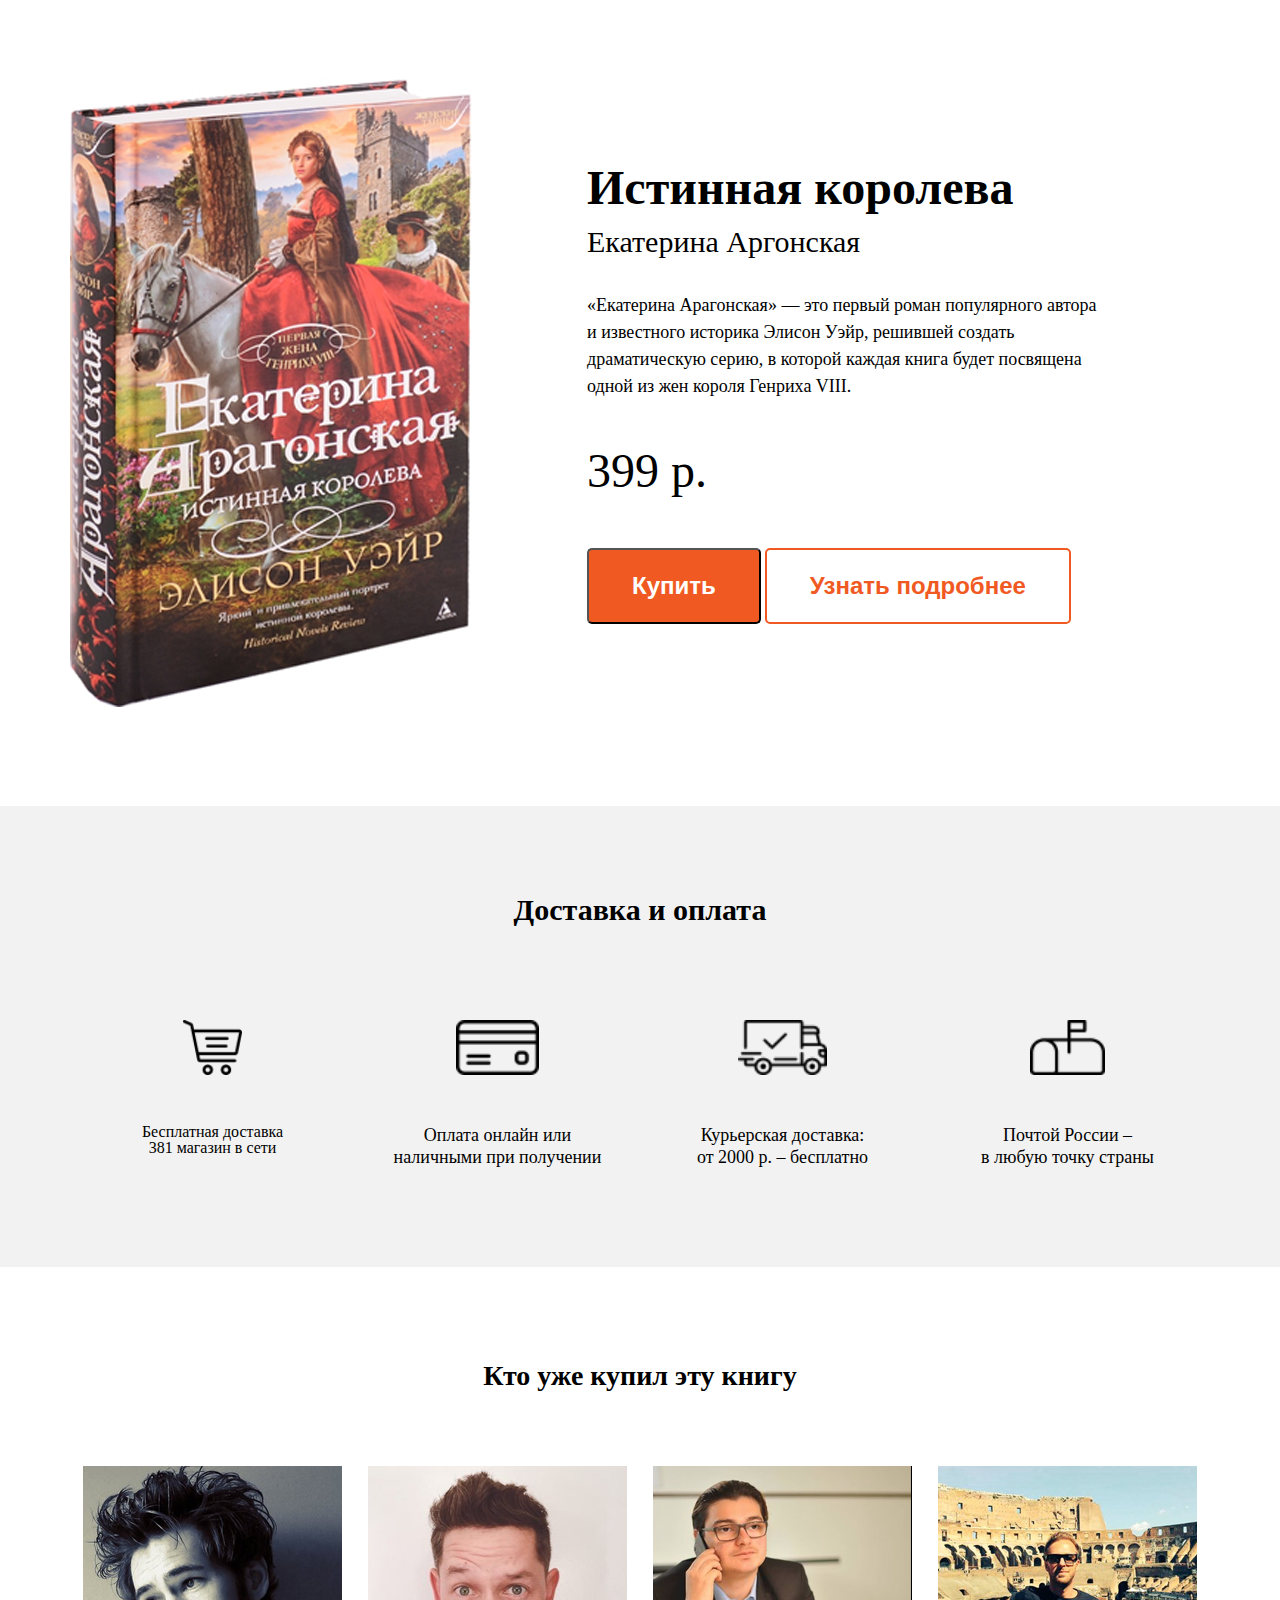
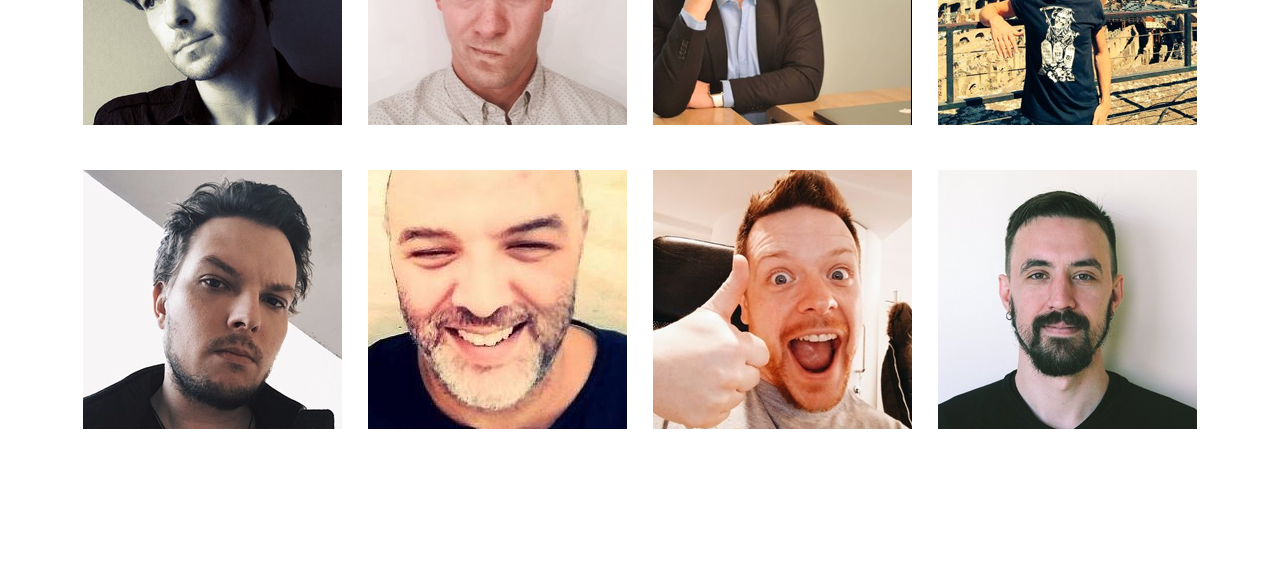
<file: index.html>
<!DOCTYPE html>
<html lang="en">
<head>
	<meta charset="UTF-8">
	<title>Истинная королева - Екатерина Арагонксая</title>
	<link rel="stylesheet" href="css/reset.css">
	<link rel="stylesheet" href="css/style.css"> 
</head>
<body>
<header class="header">
	<div class="container">
		<div class="header-img">
			<img src="img/header-img.png" alt="Изображение книги">
		</div>
		<div class="header-text">
			<h1 class="header-text__title">Истинная королева</h1>
			<div class="header-text__subtitle">Екатерина Аргонская</div>
			<p class="header-text__descr">
				«Екатерина Арагонская» — это первый роман популярного автора и известного историка Элисон Уэйр, решившей создать драматическую серию, в которой каждая книга будет посвящена одной из жен короля Генриха VIII.
			</p>
			<div class="header-text__price">399 p.</div>
			<button class="button">Купить</button>
			<button class="button button-o">Узнать подробнее</button>
		</div>
	</div>
</header>
<section class="features">
	<div class="container-features">
		<h2 class="section-title">Доставка и оплата</h2>
		<div class="features-wrap">
			<div class="features-block">
				<div class="features-block__img">
				<img src="img/Shopping_cart-img.png" alt="тележка" class="features-block__img">
				</div>
				<div class="eatures-block__text">
					Бесплатная доставка <br>
					381 магазин в сети
				</div>
			</div>
			<div class="features-block">
				<div class="features-block__img">
				<img src="img/Credit_card-img.png" alt="кредитка" class="features-block__img">
				</div>
				<div class="features-block__text">
					Оплата онлайн или <br> 
					наличными при получении
				</div>
			</div>
			<div class="features-block">
				<div class="features-block__img">
				<img src="img/Shipped-img.png" alt="доставка" class="features-block__img">
				</div>
				<div class="features-block__text">
					Курьерская доставка:<br>
					от 2000 р. – бесплатно
				</div>
			</div>
			<div class="features-block">
				<div class="features-block__img">
				<img src="img/Mailbox-img.png" alt="почта" class="features-block__img">
				</div>
				<div class="features-block__text">
					Почтой России – <br>
					в любую точку страны
				</div>
			</div>
		</div>
	</div>
</section>
<section class="buyers">
	<div class="container">
		<h2 class="buyers-title">Кто уже купил эту книгу</h2>
		<div class="buyers-wrap">
			<div class="buyers-block">
			<div class="buyers-block__img">
				<img src="img/1.png" alt="buyer">
			</div>
			</div>
			<div class="buyers-block">
			<div class="buyers-block__img">
				<img src="img/2.png" alt="buyer">
			</div>
			</div>
			<div class="buyers-block">
			<div class="buyers-block__img">
				<img src="img/3.png" alt="buyer">
			</div>
			</div>
			<div class="buyers-block">
			<div class="buyers-block__img">
				<img src="img/4.png" alt="buyer">
			</div>
			</div>
		</div>
				<div class="buyers-wrap">
			<div class="buyers-block">
			<div class="buyers-block__img">
				<img src="img/5.png" alt="buyer">
			</div>
			</div>
			<div class="buyers-block">
			<div class="buyers-block__img">
				<img src="img/6.png" alt="buyer">
			</div>
			</div>
			<div class="buyers-block">
			<div class="buyers-block__img">
				<img src="img/7.png" alt="buyer">
			</div>
			</div>
			<div class="buyers-block">
			<div class="buyers-block__img">
				<img src="img/8.png" alt="buyer">
			</div>
			</div>
		</div>
	</div>
</section>
</body>
</html>
</file>
<file: css/style.css>
body{
	font-family: Tahoma;
}
button:focus{
	outline: none;
}
.container{
	width: 1140px;
	margin-left: auto;
	margin-right: auto;
}
.header{
	padding-top: 77px;
	padding-bottom: 96px;
}
.header-img {
	display: inline-block;
	width: 45%;
	vertical-align: middle;
}
.header-text{
	display: inline-block;
	width: 45%;
	vertical-align: middle;
}
.header-text__title{
	font-size: 48px;
	font-weight: 700;
	margin-bottom: 15px;
}
.header-text__subtitle{
	font-size: 30px;
	font-weight: 400;
	margin-bottom: 35px;
}
.header-text__descr{
	font-size: 18px;
	font-weight: 400;
	line-height: 27px;
	max-width: 530px;
	margin-bottom: 47px;
}
.header-text__price{
	font-size: 48px;
	font-weight: 400;
	margin-bottom: 53px;
}
.button{
	border-radius: 5px;
	background-color: #f05a22; 
	font-size: 24px;
	font-weight: 700;
	color: white;
	padding: 22px 43px 22px 43px;
}
.button-o{
	color: #f05a22;
	background-color: transparent;
	border: 2px solid #f05a22;
}
.section-title{
	font-size: 30px;
	font-weight: 700;
	line-height: 27px;
	text-align: center;
	margin-bottom: 97px;
}
.features-block{
	display: inline-block;
	text-align: center;
	width: 25%;
	float: left;
}
.features-wrap::after{
	content: '';
	display: table;
	clear: both;
}
.features{
	background-color: #f2f2f2;
	margin-bottom: 95px;
}
.features-block__img{
	min-height: 55px;
	margin-bottom: 23px;
}
.features-block__text{
	font-size: 18px;
	font-weight: 400;
	line-height: 22px;
}
.buyers-title{
	text-align: center;
	font-size: 28px;
	font-weight: 700;
	margin-bottom: 75px;
}
.buyers-block{
	display: inline-block;
	text-align: center;
	width: 25%;
	float: left;
	margin-bottom: 40px;
}
.buyers-wrap::after{
	content: '';
	display: table;
	clear: both;
}
.buyers-block__img{
	min-height: 260px;
}
.buyers{
	margin-bottom: 115px;
}
.container-features{
	padding-top: 90px;
	padding-bottom: 99px;
	background-color: #f2f2f2;
	width: 1140px;
	margin-left: auto;
	margin-right: auto;
}
</file>
